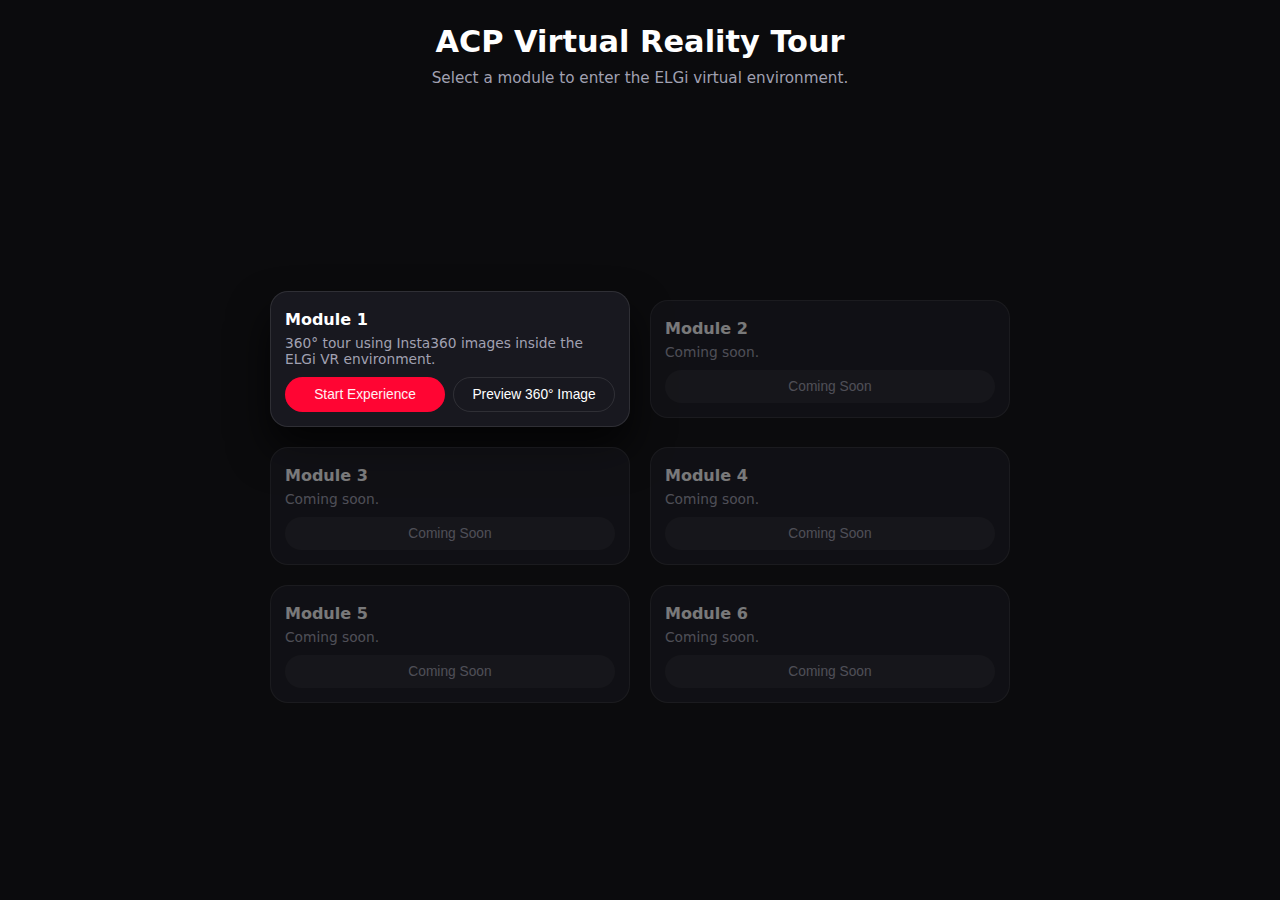
<file: index.html>
<!DOCTYPE html>
<html lang="en">

<head>
  <meta charset="UTF-8" />
  <title>ELGi VR Experience Hub</title>
  <meta name="viewport" content="width=device-width, initial-scale=1.0" />
  <link rel="stylesheet" href="style.css" />
</head>

<body>
  <div class="app">

    <!-- HEADER -->
    <header class="app-header">
      <div>
        <h1>ACP Virtual Reality Tour</h1>
        <p class="subtitle">Select a module to enter the ELGi virtual environment.</p>
      </div>
    </header>


    <!-- MAIN LAYOUT -->
    <main class="main-layout">

      <!-- MODULE CARDS -->
      <section class="scene-grid" aria-label="VR modules">

        <!-- MODULE 1 (ENABLED) -->
        <article class="scene-card" data-scene="module1" data-enabled="true" tabindex="0"
          aria-label="Module 1 – 360° tour using Insta360 images">
          <h2>Module 1</h2>
          <p>360° tour using Insta360 images inside the ELGi VR environment.</p>

          <div class="card-actions">
            <button type="button" class="scene-launch-btn scene-btn" data-scene="module1" data-type="launch">
              Start Experience
            </button>
            <button type="button" class="scene-preview-btn scene-btn" data-scene="module1" data-type="preview">
              Preview 360° Image
            </button>
          </div>
        </article>

        <!-- MODULE 2 (DISABLED) -->
        <article class="scene-card disabled" data-scene="module2" data-enabled="false" tabindex="-1"
          aria-label="Module 2 (coming soon)">
          <h2>Module 2</h2>
          <p>Coming soon.</p>
          <div class="card-actions">
            <button type="button" class="scene-launch-btn" disabled>
              Coming Soon
            </button>
          </div>
        </article>

        <!-- MODULE 3 (DISABLED) -->
        <article class="scene-card disabled" data-scene="module3" data-enabled="false" tabindex="-1"
          aria-label="Module 3 (coming soon)">
          <h2>Module 3</h2>
          <p>Coming soon.</p>
          <div class="card-actions">
            <button type="button" class="scene-launch-btn" disabled>
              Coming Soon
            </button>
          </div>
        </article>

        <!-- MODULE 4 (DISABLED) -->
        <article class="scene-card disabled" data-scene="module4" data-enabled="false" tabindex="-1"
          aria-label="Module 4 (coming soon)">
          <h2>Module 4</h2>
          <p>Coming soon.</p>
          <div class="card-actions">
            <button type="button" class="scene-launch-btn" disabled>
              Coming Soon
            </button>
          </div>
        </article>

        <!-- MODULE 5 (DISABLED) -->
        <article class="scene-card disabled" data-scene="module5" data-enabled="false" tabindex="-1"
          aria-label="Module 5 (coming soon)">
          <h2>Module 5</h2>
          <p>Coming soon.</p>
          <div class="card-actions">
            <button type="button" class="scene-launch-btn" disabled>
              Coming Soon
            </button>
          </div>
        </article>

        <!-- MODULE 6 (DISABLED) -->
        <article class="scene-card disabled" data-scene="module6" data-enabled="false" tabindex="-1"
          aria-label="Module 6 (coming soon)">
          <h2>Module 6</h2>
          <p>Coming soon.</p>
          <div class="card-actions">
            <button type="button" class="scene-launch-btn" disabled>
              Coming Soon
            </button>
          </div>
        </article>

      </section>

    </main>

  </div>

  <script src="script.js"></script>
</body>

</html>
</file>
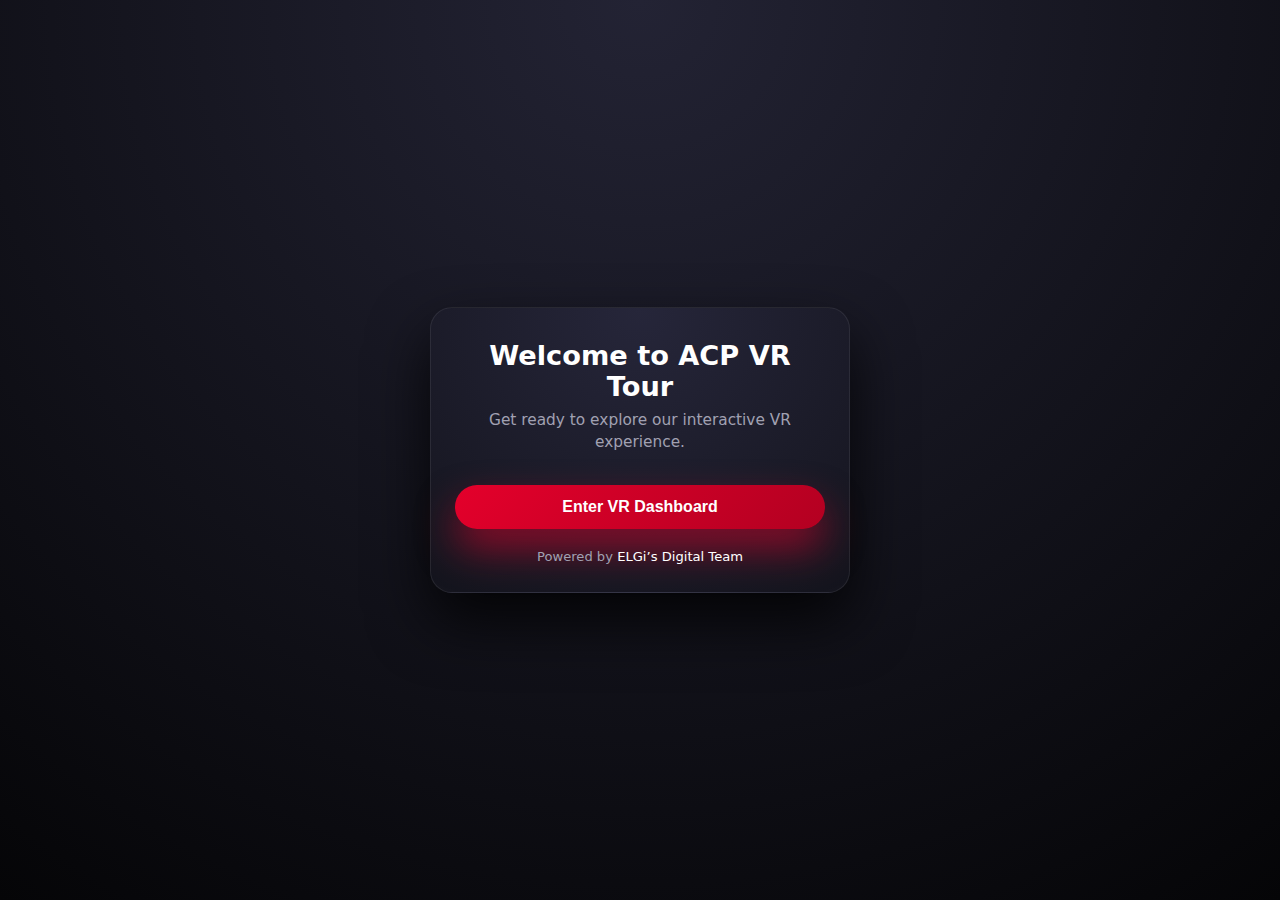
<file: login.html>
<!DOCTYPE html>
<html lang="en">

<head>
    <meta charset="UTF-8" />
    <title>ACP VR Tour – Login</title>
    <meta name="viewport" content="width=device-width, initial-scale=1.0" />

    <style>
        :root {
            --red-main: #e4002b;
            --red-dark: #b30021;
            --bg-main: #050507;
            --card-bg: #18181f;
            --text-main: #ffffff;
            --text-muted: #a1a1b2;
            --radius-lg: 22px;
            --radius-pill: 999px;
            --shadow-soft: 0 28px 60px rgba(0, 0, 0, 0.8);
        }

        * {
            box-sizing: border-box;
            margin: 0;
            padding: 0;
        }

        html,
        body {
            height: 100%;
            font-family: system-ui, sans-serif;
            background: radial-gradient(circle at top, #232334, #050507);
            color: var(--text-main);
        }

        .page {
            min-height: 100vh;
            display: flex;
            align-items: center;
            justify-content: center;
            padding: 20px;
        }

        .card {
            width: 100%;
            max-width: 420px;
            background: radial-gradient(circle at top, #26263a, #14141d);
            border-radius: var(--radius-lg);
            padding: 32px 24px 28px;
            text-align: center;
            box-shadow: var(--shadow-soft);
            border: 1px solid rgba(255, 255, 255, 0.08);
        }

        .logo-pill {
            display: inline-flex;
            align-items: center;
            justify-content: center;
            padding: 6px 14px;
            border-radius: var(--radius-pill);
            background: rgba(255, 255, 255, 0.06);
            font-size: 0.82rem;
            color: var(--text-muted);
            margin-bottom: 14px;
            letter-spacing: 0.5px;
        }

        .logo-pill span {
            font-weight: 600;
            color: var(--text-main);
            margin-right: 5px;
        }

        h1 {
            margin-bottom: 8px;
            font-size: 1.7rem;
            font-weight: 600;
        }

        .subtitle {
            margin-bottom: 22px;
            font-size: 0.96rem;
            color: var(--text-muted);
            line-height: 1.4;
        }

        .button {
            margin-top: 10px;
            width: 100%;
            border-radius: var(--radius-pill);
            border: none;
            padding: 13px 0;
            font-size: 1rem;
            font-weight: 600;
            cursor: pointer;
            background: linear-gradient(135deg, var(--red-main), var(--red-dark));
            color: #ffffff;
            box-shadow: 0 20px 38px rgba(228, 0, 43, 0.55);
            transition: 0.15s ease;
        }

        .button:hover {
            transform: translateY(-1px);
            filter: brightness(1.05);
        }

        .button:active {
            transform: translateY(0);
            box-shadow: 0 12px 30px rgba(0, 0, 0, 0.7);
        }

        .footer-text {
            margin-top: 20px;
            font-size: 0.82rem;
            color: var(--text-muted);
        }

        .footer-text span {
            color: #ffffff;
            font-weight: 500;
        }

        @media (max-width: 480px) {
            .card {
                padding: 26px 18px 22px;
            }

            h1 {
                font-size: 1.5rem;
            }
        }
    </style>
</head>

<body>
    <div class="page">
        <div class="card">

            <h1>Welcome to ACP VR Tour</h1>
            <p class="subtitle">
                Get ready to explore our interactive VR experience.
            </p>

            <button class="button" id="enterBtn">
                Enter VR Dashboard
            </button>

            <p class="footer-text">
                Powered by <span>ELGi’s Digital Team</span>
            </p>

        </div>
    </div>

    <script>
        document.getElementById("enterBtn").addEventListener("click", () => {
            window.location.href = "index.html";
        });

        // THEME TOGGLER
        const toggleBtn = document.getElementById("themeToggle");

        // Load saved theme
        let savedTheme = localStorage.getItem("theme") || "dark";
        document.documentElement.classList.toggle("light", savedTheme === "light");

        // Update icon
        toggleBtn.textContent = savedTheme === "light" ? "🌞" : "🌙";

        toggleBtn.addEventListener("click", () => {
            const isLight = document.documentElement.classList.toggle("light");

            localStorage.setItem("theme", isLight ? "light" : "dark");
            toggleBtn.textContent = isLight ? "🌞" : "🌙";
        });

    </script>
</body>

</html>
</file>
<file: style.css>
/* THEME VARIABLES — SINGLE DARK THEME */
:root {
  --red-main: #e4002b;
  --red-dark: #b30021;

  --radius-lg: 18px;
  --radius-pill: 999px;
  --shadow-soft: 0 22px 40px rgba(0, 0, 0, 0.7);

  --bg-main: #0b0b0d;
  --bg-card: #18181f;
  --text-main: #ffffff;
  --text-muted: #a1a1b2;
  --border-color: rgba(255, 255, 255, 0.1);

  --button-bg: rgb(255, 5, 51);
  --button-bg-hover: rgba(255, 0, 0, 0.381);
}

/* GLOBAL RESET */
html,
body {
  height: 100%;
}

*,
*::before,
*::after {
  box-sizing: border-box;
}

body {
  margin: 0;
  font-family: system-ui, sans-serif;
  background: var(--bg-main);
  color: var(--text-main);
}

/* APP WRAPPER */
.app {
  max-width: 1120px;
  margin: 0 auto;
  min-height: 100vh;
  padding: 24px 16px 24px;
  display: flex;
  flex-direction: column;
}

/* HEADER */
.app-header {
  display: flex;
  flex-direction: column;      /* center stack */
  justify-content: center;
  align-items: center;
  margin-bottom: 10px;
  gap: 30px;
  text-align: center;
}

.app-header h1 {
  margin: 0 0 10px;
  font-size: 1.9rem;
}

.subtitle {
  margin: 0;
  font-size: 0.95rem;
  color: var(--text-muted);
}

.header-right {
  display: flex;
  align-items: center;
  justify-content: center;     /* chip centered too */
  gap: 8px;
}

.status-chip {
  padding: 6px 12px;
  border-radius: var(--radius-pill);
  font-size: 0.8rem;
  border: 1px solid rgba(74, 222, 128, 0.5);
  color: #bbf7d0;
  background: rgba(21, 128, 61, 0.16);
  white-space: nowrap;
}

/* MAIN LAYOUT — CENTER CONTENT */
.main-layout {
  flex: 1;
  display: flex;
  justify-content: center;   /* horizontal center */
  align-items: center;       /* vertical center */
  padding-top: 20px;
}

/* SCENE GRID — CENTERED GRID */
.scene-grid {
  display: grid;
  grid-template-columns: repeat(2, 360px);
  justify-content: center;
  align-items: center;
  gap: 20px;
}

/* MODULE CARD */
.scene-card {
  background: var(--bg-card);
  border-radius: var(--radius-lg);
  padding: 14px;
  border: 1px solid var(--border-color);
  box-shadow: var(--shadow-soft);
  cursor: pointer;
  transition: 0.16s ease;
}

.scene-card h2 {
  margin: 4px 0 6px;
  font-size: 1rem;
  color: var(--text-main);
}

.scene-card p {
  margin: 0;
  font-size: 0.86rem;
  color: var(--text-muted);
}

.scene-card:hover {
  transform: translateY(-4px);
  border-color: var(--red-main);
  box-shadow: 0 24px 52px rgba(228, 0, 43, 0.35);
}

/* Selected */
.scene-card.selected {
  border-color: rgba(228, 0, 43, 0.95);
  box-shadow: 0 26px 70px rgba(228, 0, 43, 0.5);
}

/* Disabled */
.scene-card.disabled {
  opacity: 0.45;
  cursor: not-allowed;
  box-shadow: none;
}

.scene-card.disabled:hover {
  transform: none;
  border-color: var(--border-color);
}

/* CARD BUTTONS */
.card-actions {
  display: flex;
  gap: 8px;
  margin-top: 10px;
}

.scene-launch-btn,
.scene-preview-btn {
  flex: 1;
  width: auto;
}

/* Launch button */
.scene-launch-btn {
  border: none;
  padding: 9px 0;
  border-radius: var(--radius-pill);
  background: var(--button-bg);
  color: #fff1f3;
  cursor: pointer;
  font-size: 0.86rem;
  transition: 0.16s ease;
}

.scene-launch-btn:hover {
  background: var(--button-bg-hover);
  transform: translateY(-1px);
}

/* Preview button */
.scene-preview-btn {
  background: transparent;
  border-radius: var(--radius-pill);
  border: 1px solid var(--border-color);
  padding: 9px 0;
  color: var(--text-main);
  cursor: pointer;
  font-size: 0.86rem;
}

.scene-preview-btn:hover {
  background: var(--button-bg);
}

.scene-card.disabled .scene-launch-btn,
.scene-card.disabled .scene-preview-btn {
  background: rgba(255, 255, 255, 0.06);
  border-color: rgba(255, 255, 255, 0.06);
  color: var(--text-muted);
  cursor: not-allowed;
}

/* Focus */
.scene-card:focus-visible {
  outline: 2px solid rgba(255, 255, 255, 0.85);
  outline-offset: 3px;
}

/* RESPONSIVE */
@media (max-width: 900px) {
  .scene-grid {
    grid-template-columns: 1fr 1fr;
  }
}

@media (max-width: 640px) {
  .app {
    padding: 16px 10px 18px;
  }

  .app-header {
    flex-direction: column;
    align-items: center;
    text-align: center;
  }

  .app-header h1 {
    font-size: 1.6rem;
  }

  .status-chip {
    width: 100%;
    text-align: center;
  }

  .scene-grid {
    grid-template-columns: 1fr;
    gap: 14px;
  }

  .card-actions {
    flex-direction: column;
  }
}
</file>
